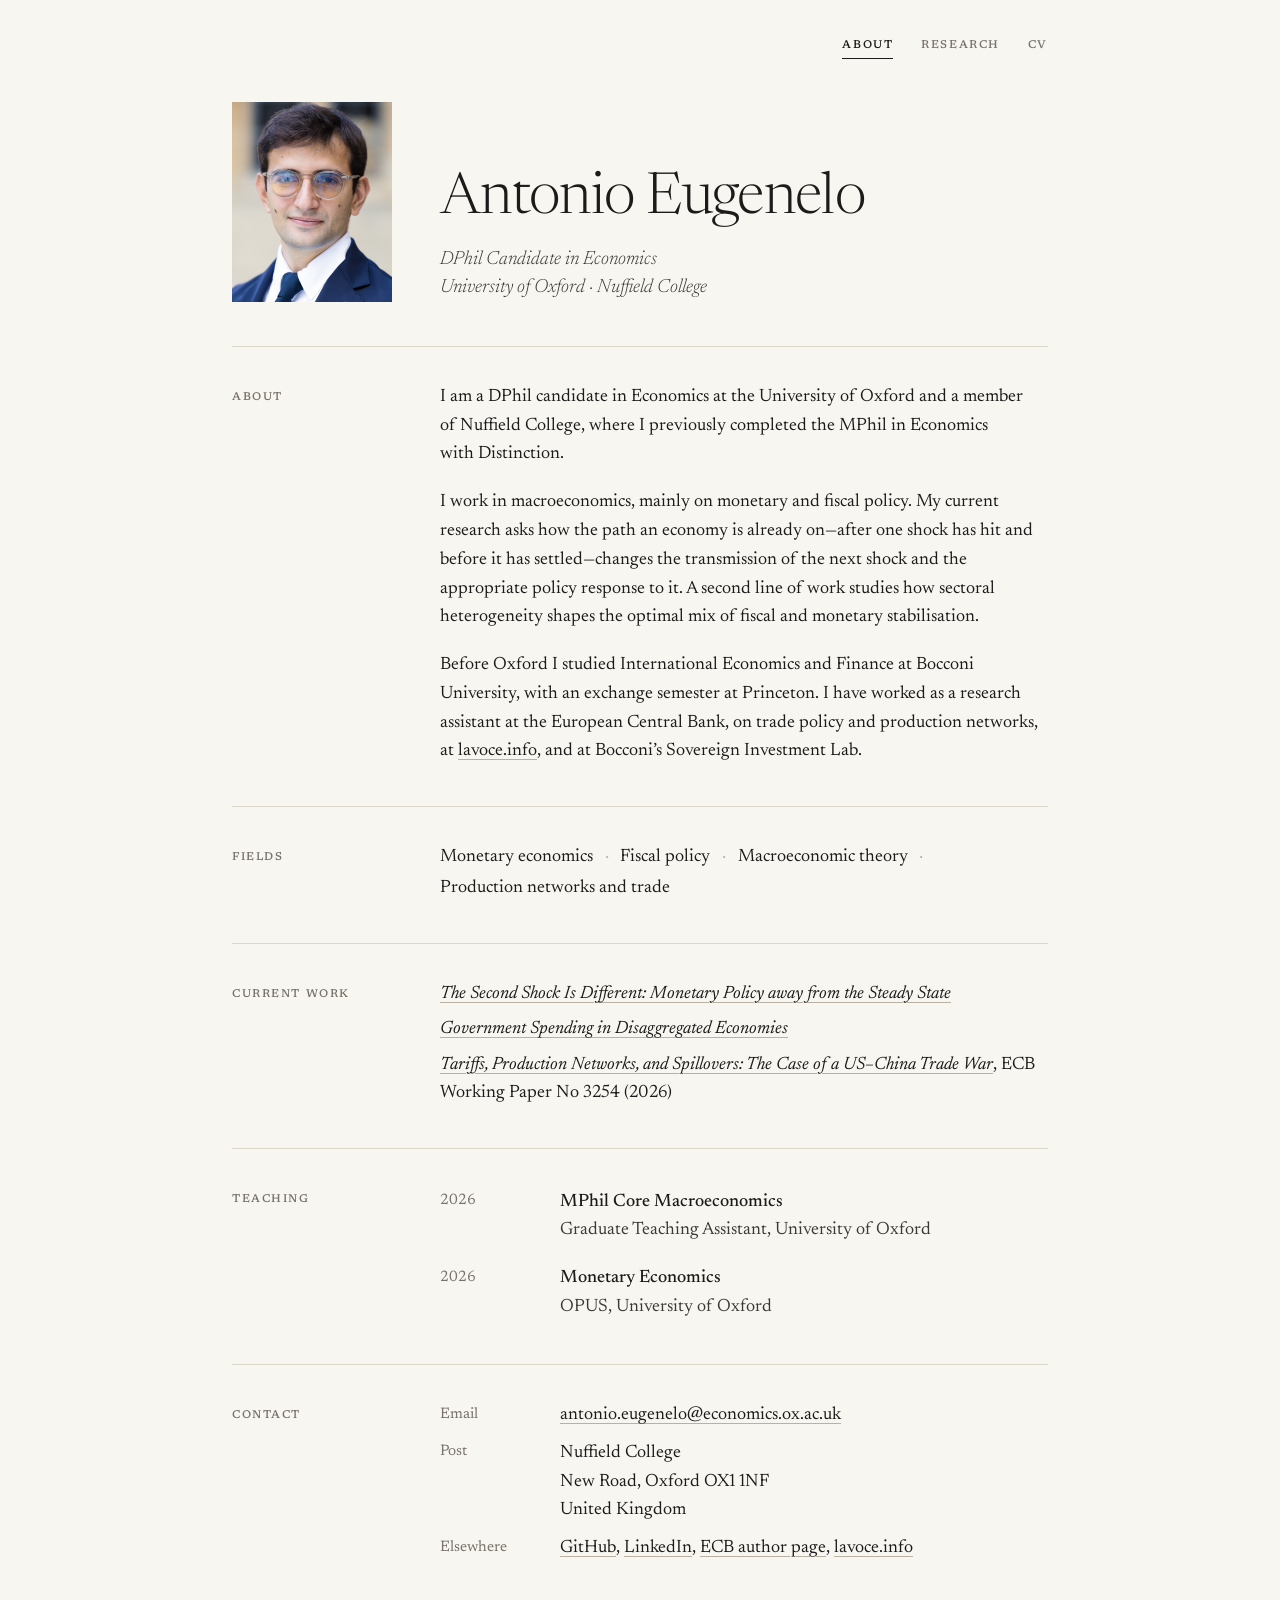
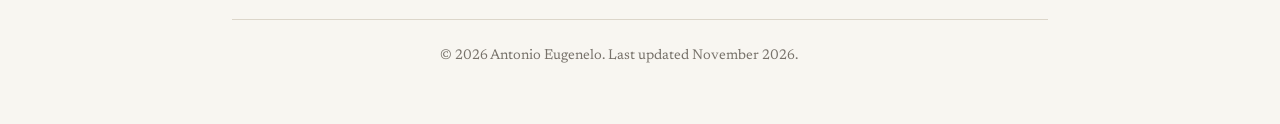
<file: index.html>
<!doctype html>
<html lang="en">
<head>
  <meta charset="utf-8">
  <meta name="viewport" content="width=device-width, initial-scale=1">
  <title>Antonio Eugenelo · Economics, University of Oxford</title>
  <meta name="description" content="Antonio Eugenelo is a DPhil candidate in Economics at the University of Oxford and Nuffield College, working on monetary and fiscal policy.">
  <meta name="author" content="Antonio Eugenelo">
  <meta property="og:title" content="Antonio Eugenelo">
  <meta property="og:description" content="DPhil candidate in Economics, University of Oxford (Nuffield College). Monetary and fiscal policy.">
  <meta property="og:type" content="website">
  <link rel="icon" href="assets/img/favicon.svg" type="image/svg+xml">
  <link rel="preconnect" href="https://fonts.googleapis.com">
  <link rel="preconnect" href="https://fonts.gstatic.com" crossorigin>
  <link rel="stylesheet" href="https://fonts.googleapis.com/css2?family=Newsreader:ital,opsz,wght@0,6..72,300..600;1,6..72,300..600&display=swap">
  <link rel="stylesheet" href="assets/css/style.css">
  <script>document.documentElement.classList.add("js")</script>
</head>
<body>
  <a class="skip" href="#main">Skip to content</a>

  <div class="page">
    <header class="site-header">
      <a class="home-link" href="./" aria-current="page">Antonio Eugenelo</a>
      <nav class="site-nav" aria-label="Main">
        <a href="./" aria-current="page">About</a>
        <a href="research.html">Research</a>
        <a href="cv.html">CV</a>
      </nav>
    </header>

    <main id="main">
      <div class="row masthead">
        <div class="label">
          <figure class="portrait">
            <picture>
              <img src="assets/img/portrait.jpg" width="640" height="800" alt="Portrait of Antonio Eugenelo">
            </picture>
          </figure>
        </div>
        <div>
          <h1>Antonio Eugenelo</h1>
          <p class="role">DPhil Candidate in Economics<br>University of Oxford &middot; Nuffield College</p>

        </div>
      </div>

      <section class="row section" aria-labelledby="about">
        <h2 class="label" id="about">About</h2>
        <div class="body">
          <p>I am a DPhil candidate in Economics at the University of Oxford and a member of Nuffield College, where I previously completed the MPhil in Economics with Distinction.</p>
          <p>I work in macroeconomics, mainly on monetary and fiscal policy. My current research asks how the path an economy is already on&mdash;after one shock has hit and before it has settled&mdash;changes the transmission of the next shock and the appropriate policy response to it. A second line of work studies how sectoral heterogeneity shapes the optimal mix of fiscal and monetary stabilisation.</p>
          <p>Before Oxford I studied International Economics and Finance at Bocconi University, with an exchange semester at Princeton. I have worked as a research assistant at the European Central Bank, on trade policy and production networks, at <a href="https://lavoce.info/">lavoce.info</a>, and at Bocconi&rsquo;s Sovereign Investment Lab.</p>
        </div>
      </section>

      <section class="row section" aria-labelledby="interests">
        <h2 class="label" id="interests">Fields</h2>
        <div class="body">
          <ul class="interests">
            <li>Monetary economics</li>
            <li>Fiscal policy</li>
            <li>Macroeconomic theory</li>
            <li>Production networks and trade</li>
          </ul>
        </div>
      </section>

      <section class="row section" aria-labelledby="current">
        <h2 class="label" id="current">Current work</h2>
        <div class="body">
          <ul class="plain">
            <li><a href="research.html#sequential-shocks"><em>The Second Shock Is Different: Monetary Policy away from the Steady State</em></a></li>
            <li><a href="research.html#government-spending"><em>Government Spending in Disaggregated Economies</em></a></li>
            <li><a href="research.html#tariffs"><em>Tariffs, Production Networks, and Spillovers: The Case of a US&ndash;China Trade War</em></a>, ECB Working Paper No&nbsp;3254 (2026)</li>
          </ul>
        </div>
      </section>

      <section class="row section" aria-labelledby="teaching">
        <h2 class="label" id="teaching">Teaching</h2>
        <div class="body">
          <ul class="entries">
            <li class="entry">
              <span class="when">2026</span>
              <div class="what">
                <p class="title">MPhil Core Macroeconomics</p>
                <p class="note">Graduate Teaching Assistant, University of Oxford</p>
              </div>
            </li>
            <li class="entry">
              <span class="when">2026</span>
              <div class="what">
                <p class="title">Monetary Economics</p>
                <p class="note">OPUS, University of Oxford</p>
              </div>
            </li>
          </ul>
        </div>
      </section>

      <section class="row section" aria-labelledby="contact">
        <h2 class="label" id="contact">Contact</h2>
        <div class="body">
          <dl class="contact">
            <dt>Email</dt>
            <dd><a href="mailto:antonio.eugenelo@economics.ox.ac.uk">antonio.eugenelo@economics.ox.ac.uk</a></dd>
            <dt>Post</dt>
            <dd><address>Nuffield College<br>New Road, Oxford OX1 1NF<br>United Kingdom</address></dd>
            <dt>Elsewhere</dt>
            <dd>
              <a href="https://github.com/AntonioEugenelo">GitHub</a>,
              <a href="https://www.linkedin.com/in/antonio-eugenelo">LinkedIn</a>,
              <a href="https://www.ecb.europa.eu/pub/research/authors/profiles/antonio-eugenelo.en.html">ECB author page</a>,
              <a href="https://lavoce.info/archives/author/antonio-eugenelo/">lavoce.info</a>
            </dd>
          </dl>
        </div>
      </section>
    </main>

    <footer class="row site-footer">
      <div></div>
      <p>&copy; 2026 Antonio Eugenelo. Last updated November 2026.</p>
    </footer>
  </div>

  <script src="assets/js/site.js" defer></script>
</body>
</html>
</file>
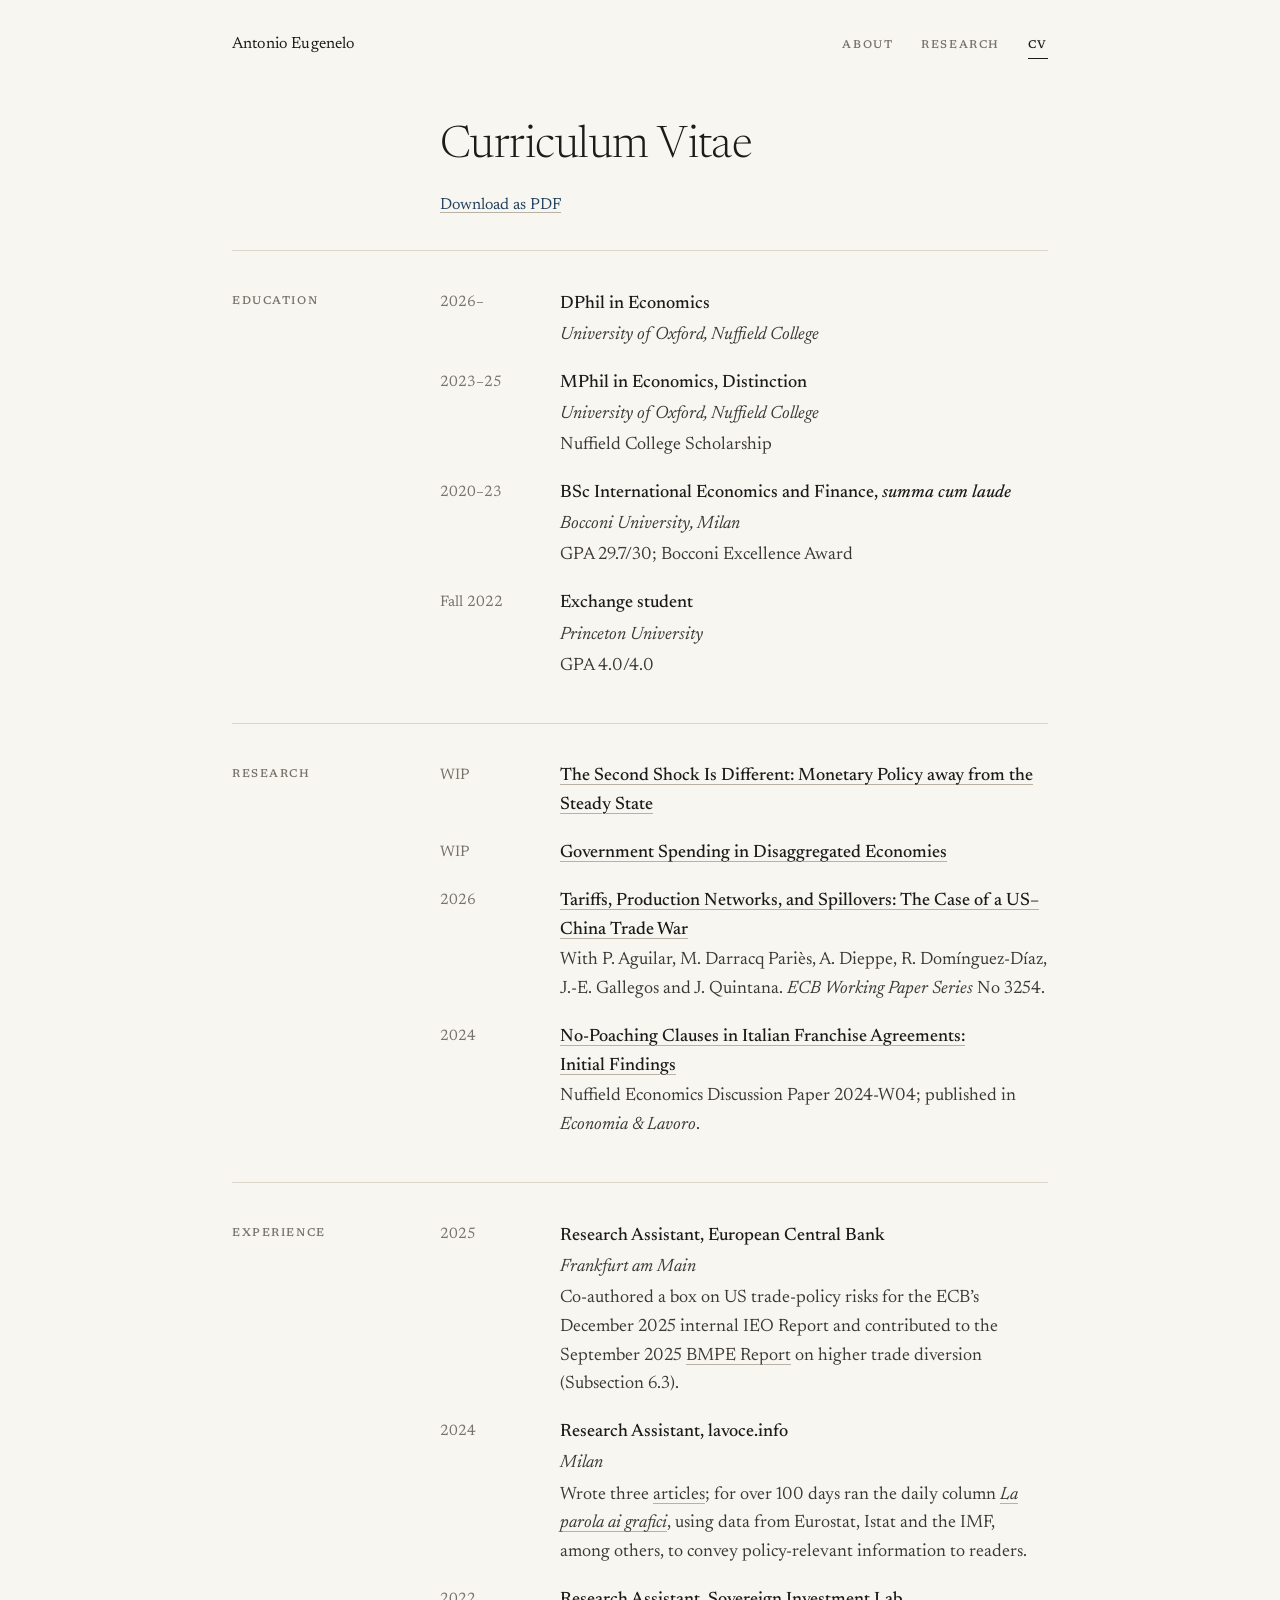
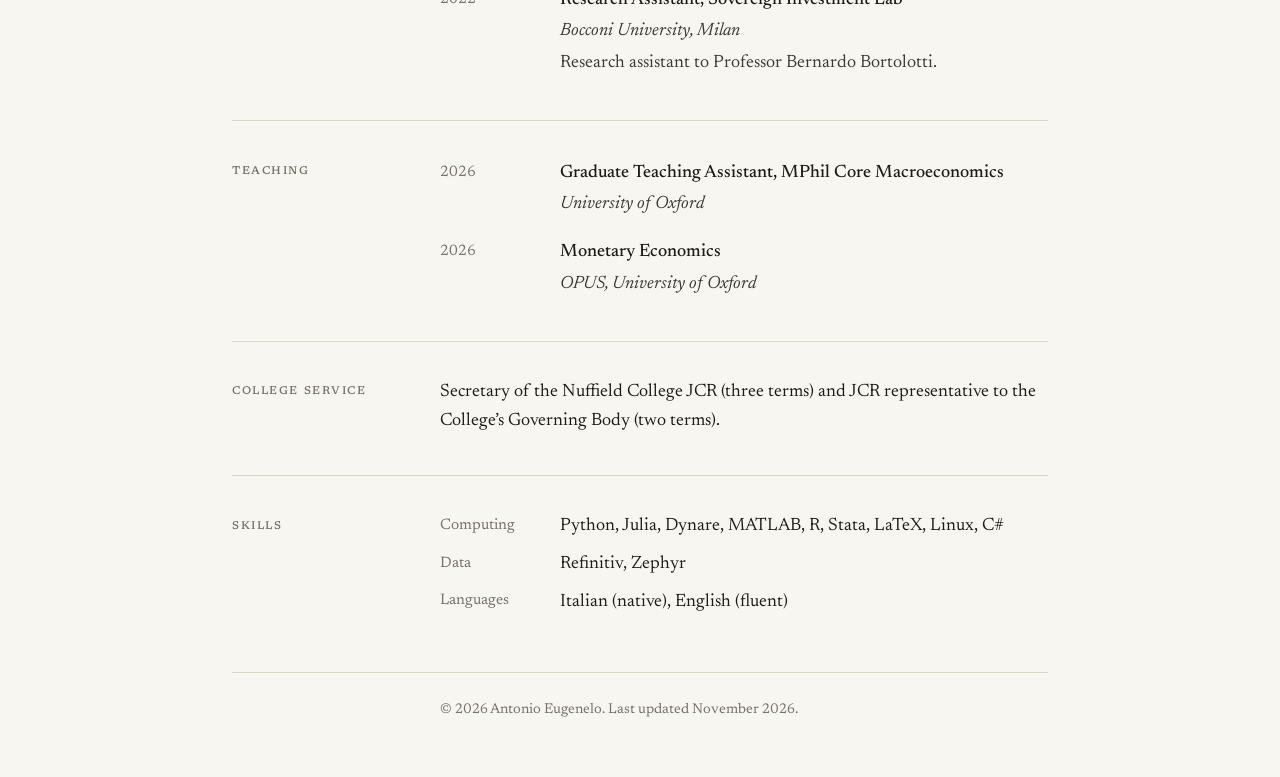
<file: cv.html>
<!doctype html>
<html lang="en">
<head>
  <meta charset="utf-8">
  <meta name="viewport" content="width=device-width, initial-scale=1">
  <title>CV · Antonio Eugenelo</title>
  <meta name="description" content="Curriculum vitae of Antonio Eugenelo, DPhil candidate in Economics at the University of Oxford.">
  <meta name="author" content="Antonio Eugenelo">
  <link rel="icon" href="assets/img/favicon.svg" type="image/svg+xml">
  <link rel="preconnect" href="https://fonts.googleapis.com">
  <link rel="preconnect" href="https://fonts.gstatic.com" crossorigin>
  <link rel="stylesheet" href="https://fonts.googleapis.com/css2?family=Newsreader:ital,opsz,wght@0,6..72,300..600;1,6..72,300..600&display=swap">
  <link rel="stylesheet" href="assets/css/style.css">
  <script>document.documentElement.classList.add("js")</script>
</head>
<body>
  <a class="skip" href="#main">Skip to content</a>

  <div class="page">
    <header class="site-header">
      <a class="home-link" href="./">Antonio Eugenelo</a>
      <nav class="site-nav" aria-label="Main">
        <a href="./">About</a>
        <a href="research.html">Research</a>
        <a href="cv.html" aria-current="page">CV</a>
      </nav>
    </header>

    <main id="main" class="cv">
      <div class="row masthead inner">
        <div class="label"></div>
        <div>
          <h1>Curriculum Vitae</h1>
          <p class="cv-download"><a href="assets/files/Antonio_Eugenelo_CV.pdf">Download as PDF</a></p>
        </div>
      </div>

      <section class="row section" aria-labelledby="cv-education">
        <h2 class="label" id="cv-education">Education</h2>
        <div class="body">
          <ul class="entries">
            <li class="entry">
              <span class="when">2026&ndash;</span>
              <div class="what">
                <p class="title">DPhil in Economics</p>
                <p class="place">University of Oxford, Nuffield College</p>
              </div>
            </li>
            <li class="entry">
              <span class="when">2023&ndash;25</span>
              <div class="what">
                <p class="title">MPhil in Economics, Distinction</p>
                <p class="place">University of Oxford, Nuffield College</p>
                <p class="note">Nuffield College Scholarship</p>
              </div>
            </li>
            <li class="entry">
              <span class="when">2020&ndash;23</span>
              <div class="what">
                <p class="title">BSc International Economics and Finance, <em>summa cum laude</em></p>
                <p class="place">Bocconi University, Milan</p>
                <p class="note">GPA 29.7/30; Bocconi Excellence Award</p>
              </div>
            </li>
            <li class="entry">
              <span class="when">Fall 2022</span>
              <div class="what">
                <p class="title">Exchange student</p>
                <p class="place">Princeton University</p>
                <p class="note">GPA 4.0/4.0</p>
              </div>
            </li>
          </ul>
        </div>
      </section>

      <section class="row section" aria-labelledby="cv-research">
        <h2 class="label" id="cv-research">Research</h2>
        <div class="body">
          <ul class="entries">
            <li class="entry">
              <span class="when">WIP</span>
              <div class="what">
                <p class="title"><a href="research.html#sequential-shocks">The Second Shock Is Different: Monetary Policy away from the Steady State</a></p>
              </div>
            </li>
            <li class="entry">
              <span class="when">WIP</span>
              <div class="what">
                <p class="title"><a href="research.html#government-spending">Government Spending in Disaggregated Economies</a></p>
              </div>
            </li>
            <li class="entry">
              <span class="when">2026</span>
              <div class="what">
                <p class="title"><a href="research.html#tariffs">Tariffs, Production Networks, and Spillovers: The Case of a US&ndash;China Trade War</a></p>
                <p class="note">With P.&nbsp;Aguilar, M.&nbsp;Darracq Pari&egrave;s, A.&nbsp;Dieppe, R.&nbsp;Dom&iacute;nguez-D&iacute;az, J.-E.&nbsp;Gallegos and J.&nbsp;Quintana. <em>ECB Working Paper Series</em> No&nbsp;3254.</p>
              </div>
            </li>
            <li class="entry">
              <span class="when">2024</span>
              <div class="what">
                <p class="title"><a href="research.html#no-poaching">No-Poaching Clauses in Italian Franchise Agreements: Initial Findings</a></p>
                <p class="note">Nuffield Economics Discussion Paper 2024-W04; published in <em>Economia &amp; Lavoro</em>.</p>
              </div>
            </li>
          </ul>
        </div>
      </section>

      <section class="row section" aria-labelledby="cv-experience">
        <h2 class="label" id="cv-experience">Experience</h2>
        <div class="body">
          <ul class="entries">
            <li class="entry">
              <span class="when">2025</span>
              <div class="what">
                <p class="title">Research Assistant, European Central Bank</p>
                <p class="place">Frankfurt am Main</p>
                <p class="note">Co-authored a box on US trade-policy risks for the ECB&rsquo;s December 2025 internal IEO Report and contributed to the September 2025 <a href="https://www.ecb.europa.eu/pub/projections/html/index.en.html">BMPE Report</a> on higher trade diversion (Subsection 6.3).</p>
              </div>
            </li>
            <li class="entry">
              <span class="when">2024</span>
              <div class="what">
                <p class="title">Research Assistant, lavoce.info</p>
                <p class="place">Milan</p>
                <p class="note">Wrote three <a href="https://lavoce.info/archives/author/antonio-eugenelo/">articles</a>; for over 100 days ran the daily column <a href="https://lavoce.info/la-parola-ai-grafici/"><em lang="it">La parola ai grafici</em></a>, using data from Eurostat, Istat and the IMF, among others, to convey policy-relevant information to readers.</p>
              </div>
            </li>
            <li class="entry">
              <span class="when">2022</span>
              <div class="what">
                <p class="title">Research Assistant, Sovereign Investment Lab</p>
                <p class="place">Bocconi University, Milan</p>
                <p class="note">Research assistant to Professor Bernardo Bortolotti.</p>
              </div>
            </li>
          </ul>
        </div>
      </section>

      <section class="row section" aria-labelledby="cv-teaching">
        <h2 class="label" id="cv-teaching">Teaching</h2>
        <div class="body">
          <ul class="entries">
            <li class="entry">
              <span class="when">2026</span>
              <div class="what">
                <p class="title">Graduate Teaching Assistant, MPhil Core Macroeconomics</p>
                <p class="place">University of Oxford</p>
              </div>
            </li>
            <li class="entry">
              <span class="when">2026</span>
              <div class="what">
                <p class="title">Monetary Economics</p>
                <p class="place">OPUS, University of Oxford</p>
              </div>
            </li>
          </ul>
        </div>
      </section>

      <section class="row section" aria-labelledby="cv-service">
        <h2 class="label" id="cv-service">College service</h2>
        <div class="body">
          <p>Secretary of the Nuffield College JCR (three terms) and JCR representative to the College&rsquo;s Governing Body (two terms).</p>
        </div>
      </section>

      <section class="row section" aria-labelledby="cv-skills">
        <h2 class="label" id="cv-skills">Skills</h2>
        <div class="body">
          <dl class="contact">
            <dt>Computing</dt>
            <dd>Python, Julia, Dynare, MATLAB, R, Stata, LaTeX, Linux, C#</dd>
            <dt>Data</dt>
            <dd>Refinitiv, Zephyr</dd>
            <dt>Languages</dt>
            <dd>Italian (native), English (fluent)</dd>
          </dl>
        </div>
      </section>
    </main>

    <footer class="row site-footer">
      <div></div>
      <p>&copy; 2026 Antonio Eugenelo. Last updated November 2026.</p>
    </footer>
  </div>

  <script src="assets/js/site.js" defer></script>
</body>
</html>
</file>
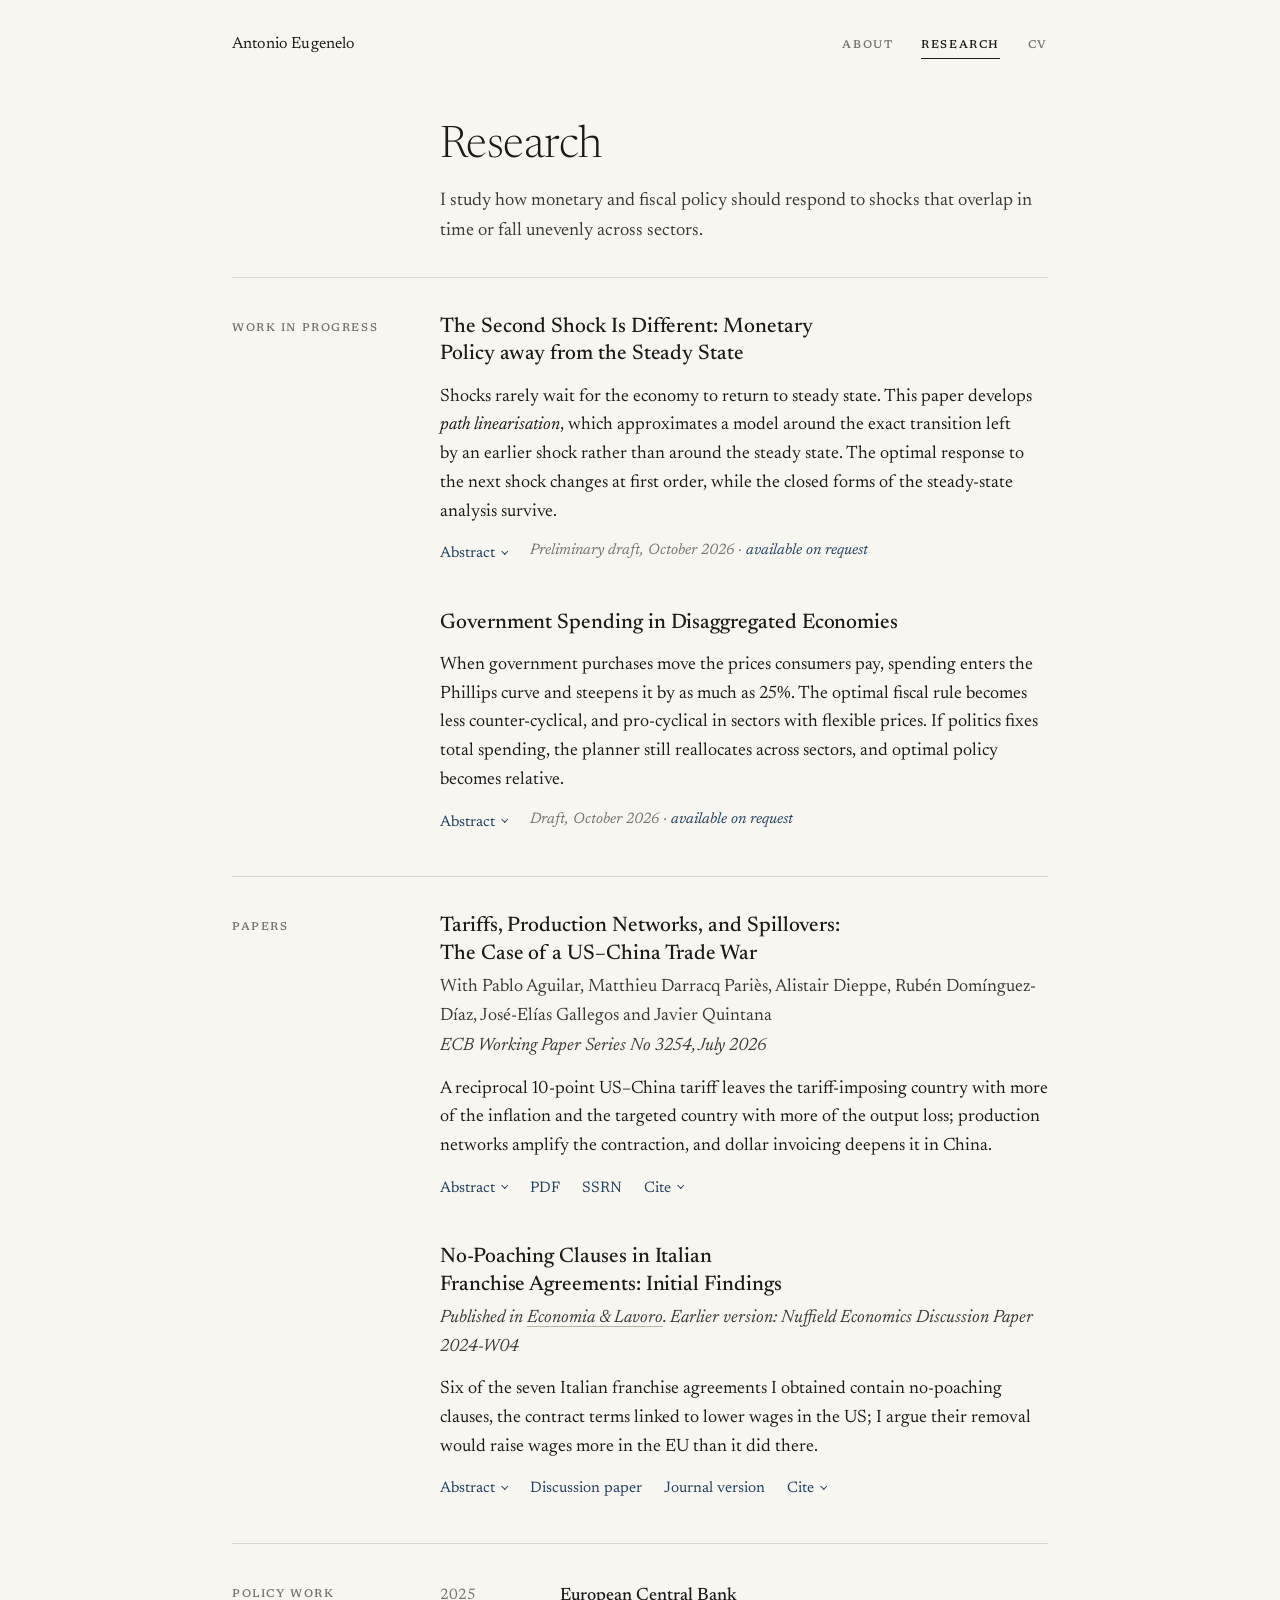
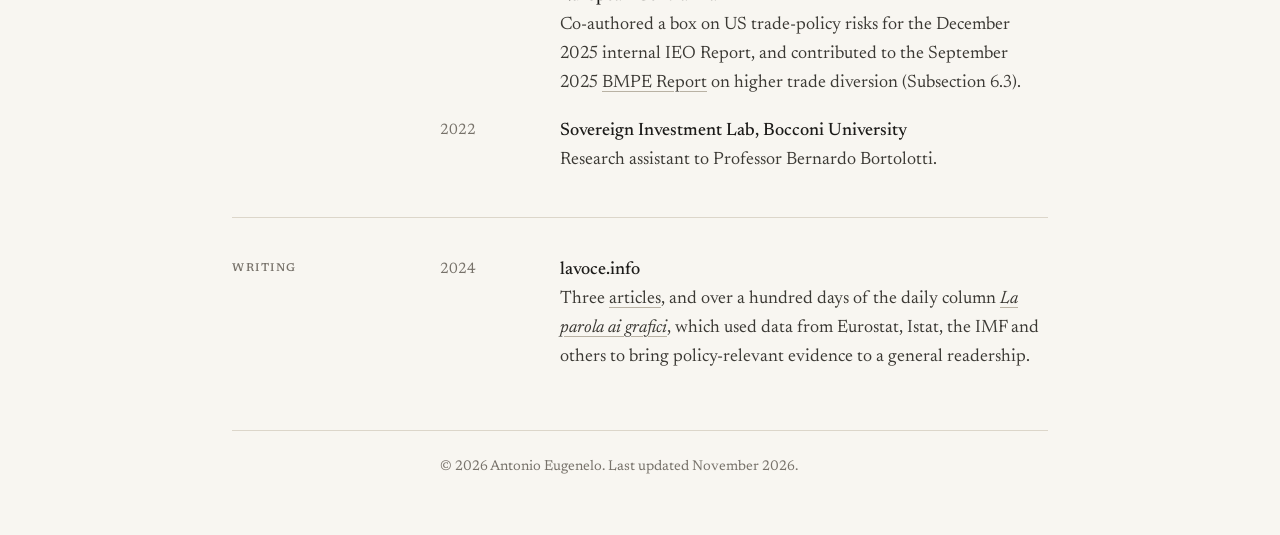
<file: research.html>
<!doctype html>
<html lang="en">
<head>
  <meta charset="utf-8">
  <meta name="viewport" content="width=device-width, initial-scale=1">
  <title>Research · Antonio Eugenelo</title>
  <meta name="description" content="Research by Antonio Eugenelo on monetary policy after sequential shocks, government spending in multi-sector economies, tariffs and production networks, and no-poaching clauses.">
  <meta name="author" content="Antonio Eugenelo">
  <link rel="icon" href="assets/img/favicon.svg" type="image/svg+xml">
  <link rel="preconnect" href="https://fonts.googleapis.com">
  <link rel="preconnect" href="https://fonts.gstatic.com" crossorigin>
  <link rel="stylesheet" href="https://fonts.googleapis.com/css2?family=Newsreader:ital,opsz,wght@0,6..72,300..600;1,6..72,300..600&display=swap">
  <link rel="stylesheet" href="assets/css/style.css">
  <script>document.documentElement.classList.add("js")</script>
</head>
<body>
  <a class="skip" href="#main">Skip to content</a>

  <div class="page">
    <header class="site-header">
      <a class="home-link" href="./">Antonio Eugenelo</a>
      <nav class="site-nav" aria-label="Main">
        <a href="./">About</a>
        <a href="research.html" aria-current="page">Research</a>
        <a href="cv.html">CV</a>
      </nav>
    </header>

    <main id="main">
      <div class="row masthead inner">
        <div class="label"></div>
        <div>
          <h1>Research</h1>
          <p class="standfirst">I study how monetary and fiscal policy should respond to shocks that overlap in time or fall unevenly across sectors.</p>
        </div>
      </div>

      <!-- ============================================================ -->
      <section class="row section" aria-labelledby="in-progress">
        <h2 class="label" id="in-progress">Work in progress</h2>
        <div class="body">

          <article class="paper" id="sequential-shocks">
            <h3>The Second Shock Is Different: Monetary Policy away from the Steady State</h3>
            <p class="summary">Shocks rarely wait for the economy to return to steady state. This paper develops <em>path linearisation</em>, which approximates a model around the exact transition left by an earlier shock rather than around the steady state. The optimal response to the next shock changes at first order, while the closed forms of the steady-state analysis survive.</p>

            <ul class="actions">
              <li><button type="button" data-toggle aria-expanded="false" aria-controls="abs-sequential">Abstract</button></li>
              <li class="status">Preliminary draft, October 2026 &middot; <a href="mailto:antonio.eugenelo@economics.ox.ac.uk?subject=Draft%20request%3A%20The%20Second%20Shock%20Is%20Different">available on request</a></li>
            </ul>
            <div class="panel" id="abs-sequential">
              <div class="panel-inner">
                <div class="panel-content">
                  <p>How should monetary policy respond to an inflationary shock that arrives while the economy is still adjusting to an earlier one? Linearising around the steady state answers as if the economy started from rest. We instead linearise around the exact transition caused by the first shock, an approach we call path linearisation: once that path is solved exactly, every further shock is a linear problem with time-varying coefficients. Along a Ramsey transition the linear welfare terms cancel, leaving a time-varying linear&ndash;quadratic problem that keeps the closed forms of the steady-state analysis.</p>
                  <p>The policy recommendation, however, changes at first order: in a New Keynesian model with capital the planner raises the rate on impact by half as much again as the steady-state approximation implies, while in the Iacoviello (2005) model it cuts the rate by about 13 basis points where the approximation leaves it unchanged, and path linearisation stays within a basis point of the nonlinear response throughout. The tractability of the framework lets us trace the difference to two channels: the first shock leaves output below its efficient level, where output is worth more than the hours it costs, so that a second cost-push shock, by making output more inflationary, lowers the planner&rsquo;s output target; and, where the planner lets inflation stay high, inflation along the path changes the coefficients of the Phillips curve.</p>
                </div>
              </div>
            </div>
          </article>

          <article class="paper" id="government-spending">
            <h3>Government Spending in Disaggregated Economies</h3>
            <p class="summary">When government purchases move the prices consumers pay, spending enters the Phillips curve and steepens it by as much as 25%. The optimal fiscal rule becomes less counter-cyclical, and pro-cyclical in sectors with flexible prices. If politics fixes total spending, the planner still reallocates across sectors, and optimal policy becomes relative.</p>

            <ul class="actions">
              <li><button type="button" data-toggle aria-expanded="false" aria-controls="abs-government">Abstract</button></li>
              <li class="status">Draft, October 2026 &middot; <a href="mailto:antonio.eugenelo@economics.ox.ac.uk?subject=Draft%20request%3A%20Government%20Spending%20in%20Disaggregated%20Economies">available on request</a></li>
            </ul>
            <div class="panel" id="abs-government">
              <div class="panel-inner">
                <div class="panel-content">
                  <p>Effective stabilisation of asymmetric shocks requires understanding the sectoral dynamics through which fiscal and monetary policies transmit in disaggregated economies. Multi-sector New-Keynesian frameworks are well suited to this task, yet they often rely on two restrictive assumptions that this paper relaxes. First, government demand does not enter firms&rsquo; consumer-price-setting problem; we drop this assumption by setting a pass-through parameter &kappa;&nbsp;&isin;&nbsp;[0,&nbsp;1], nesting the original framework at &kappa;&nbsp;=&nbsp;0. Second, government spending at both the aggregate and sectoral level is entirely under the planner&rsquo;s control; we assume that the aggregate volume of government goods is exogenously set, reflecting political constraints, while the planner can flexibly allocate spending across sectors.</p>
                  <p>Allowing for pass-through of government demand on consumer prices introduces government spending into the Phillips curve and steepens its slope by as much as 25%. The optimal fiscal rule becomes less counter-cyclical and turns pro-cyclical in sectors with high price flexibility. Assuming an exogenously set aggregate government good provision, optimal fiscal policy is characterised by relative (rather than absolute) sectoral interventions. Our results underscore the critical roles of government demand pass-through to prices and politically set aggregate government good provision in shaping optimal fiscal policy.</p>
                </div>
              </div>
            </div>
          </article>

        </div>
      </section>

      <!-- ============================================================ -->
      <section class="row section" aria-labelledby="papers">
        <h2 class="label" id="papers">Papers</h2>
        <div class="body">

          <article class="paper" id="tariffs">
            <h3>Tariffs, Production Networks, and Spillovers: The Case of a US&ndash;China Trade War</h3>
            <p class="byline">With Pablo Aguilar, Matthieu Darracq Pari&egrave;s, Alistair Dieppe, Rub&eacute;n Dom&iacute;nguez-D&iacute;az, Jos&eacute;-El&iacute;as Gallegos and Javier Quintana</p>
            <p class="venue">ECB Working Paper Series No&nbsp;3254, July 2026</p>
            <p class="summary">A reciprocal 10-point US&ndash;China tariff leaves the tariff-imposing country with more of the inflation and the targeted country with more of the output loss; production networks amplify the contraction, and dollar invoicing deepens it in China.</p>

            <ul class="actions">
              <li><button type="button" data-toggle aria-expanded="false" aria-controls="abs-tariffs">Abstract</button></li>
              <li><a href="https://www.ecb.europa.eu/pub/pdf/scpwps/ecb.wp3254~34fda3bdcc.en.pdf">PDF</a></li>
              <li><a href="https://dx.doi.org/10.2139/ssrn.7120731">SSRN</a></li>
              <li><button type="button" data-toggle aria-expanded="false" aria-controls="cite-tariffs">Cite</button></li>
            </ul>
            <div class="panel" id="abs-tariffs">
              <div class="panel-inner">
                <div class="panel-content">
                  <p>We study the short-run macroeconomic transmission of a US&ndash;China tariff war in an open economy multi-sector New Keynesian model with input&ndash;output linkages, sectoral nominal rigidities, and heterogeneous currency invoicing. A reciprocal 10 percentage-point tariff increase generates asymmetric incidence: the tariff-imposing country bears more of the inflationary burden, while the targeted country experiences the larger output contraction. Production networks amplify this contraction by propagating the shock beyond the directly tariffed bilateral margin. Currency invoicing further shapes transmission. Under heterogeneous invoicing, dollar-priced border prices weaken the expenditure-switching role of exchange rates, deepening the contraction in China relative to producer-currency pricing and altering third-country spillovers. The EA response is small in the aggregate, but only because positive trade-diversion margins are offset by weaker demand from China and multilateral adjustments.</p>
                  <p>We then exploit the model&rsquo;s sectoral structure by imposing tariffs on one Chinese sector at a time. Sectoral incidence is highly concentrated, but aggregate effects cannot be inferred from the directly tariffed sector alone: domestic propagation offsets own-sector gains in the US, reinforces own-sector losses in China, and leaves the EA as a net object shaped by opposing trade margins. The results show that tariff incidence depends jointly on where the tariff lands, how the shock propagates through production networks, and how invoicing governs border-price adjustment. A framework that combines these margins delivers a materially different assessment from one built on bilateral trade shares alone.</p>
                </div>
              </div>
            </div>
            <div class="panel" id="cite-tariffs">
              <div class="panel-inner">
                <div class="panel-content bibtex">
<pre>@techreport{aguilar2026tariffs,
  title       = {Tariffs, Production Networks, and Spillovers:
                 The Case of a {US}--{China} Trade War},
  author      = {Aguilar, Pablo and Darracq Pari{\`e}s, Matthieu and
                 Dieppe, Alistair and Dom{\'i}nguez-D{\'i}az, Rub{\'e}n and
                 Eugenelo, Antonio and Gallegos, Jos{\'e}-El{\'i}as and
                 Quintana, Javier},
  institution = {European Central Bank},
  type        = {Working Paper Series},
  number      = {3254},
  year        = {2026},
  doi         = {10.2139/ssrn.7120731}
}</pre>
                  <button type="button" class="copy">Copy BibTeX</button>
                </div>
              </div>
            </div>
          </article>

          <article class="paper" id="no-poaching">
            <h3>No-Poaching Clauses in Italian Franchise Agreements: Initial Findings</h3>
            <p class="venue">Published in <a href="https://www.rivisteweb.it/download/article/10.7384/114169">Economia &amp; Lavoro</a>. Earlier version: Nuffield Economics Discussion Paper 2024-W04</p>
            <p class="summary">Six of the seven Italian franchise agreements I obtained contain no-poaching clauses, the contract terms linked to lower wages in the US; I argue their removal would raise wages more in the EU than it did there.</p>

            <ul class="actions">
              <li><button type="button" data-toggle aria-expanded="false" aria-controls="abs-npc">Abstract</button></li>
              <li><a href="https://www.nuffield.ox.ac.uk/economics/Papers/2024/2024-W04_NPCs_in_Italian_Franchise_Agreements.pdf">Discussion paper</a></li>
              <li><a href="https://www.rivisteweb.it/download/article/10.7384/114169">Journal version</a></li>
              <li><button type="button" data-toggle aria-expanded="false" aria-controls="cite-npc">Cite</button></li>
            </ul>
            <div class="panel" id="abs-npc">
              <div class="panel-inner">
                <div class="panel-content">
                  <p>In 2017, following a paper by Ashenfelter and Krueger, No-Poaching Clauses (NPCs) in the Quick Service Restaurant Industry rose to the centre of the US Antitrust debate. Several papers have since estimated a significant negative impact of NPCs on wages. The debate on such clauses has yet to reach the EU, mainly due to a lack of evidence of their existence. A &ldquo;civic access&rdquo; to documents used in a legal proceeding allowed the acquisition of seven Italian franchise agreements entered into by a major international franchisor, six of which clearly enforce NPCs. This article discusses the main features and governance implications of these agreements, analyses the differences between EU and US competition case law and labour markets, and argues that NPC removal would raise wages in the EU more than it did in the US.</p>
                </div>
              </div>
            </div>
            <div class="panel" id="cite-npc">
              <div class="panel-inner">
                <div class="panel-content bibtex">
<pre>@techreport{eugenelo2024noPoaching,
  title       = {No-Poaching Clauses in Italian Franchise Agreements:
                 Initial Findings},
  author      = {Eugenelo, Antonio},
  institution = {Nuffield College, University of Oxford},
  type        = {Nuffield Economics Discussion Paper},
  number      = {2024-W04},
  year        = {2024}
}</pre>
                  <button type="button" class="copy">Copy BibTeX</button>
                </div>
              </div>
            </div>
          </article>

        </div>
      </section>

      <!-- ============================================================ -->
      <section class="row section" aria-labelledby="policy">
        <h2 class="label" id="policy">Policy work</h2>
        <div class="body">
          <ul class="entries">
            <li class="entry">
              <span class="when">2025</span>
              <div class="what">
                <p class="title">European Central Bank</p>
                <p class="note">Co-authored a box on US trade-policy risks for the December 2025 internal IEO Report, and contributed to the September 2025 <a href="https://www.ecb.europa.eu/pub/projections/html/index.en.html">BMPE Report</a> on higher trade diversion (Subsection 6.3).</p>
              </div>
            </li>
            <li class="entry">
              <span class="when">2022</span>
              <div class="what">
                <p class="title">Sovereign Investment Lab, Bocconi University</p>
                <p class="note">Research assistant to Professor Bernardo Bortolotti.</p>
              </div>
            </li>
          </ul>
        </div>
      </section>

      <!-- ============================================================ -->
      <section class="row section" aria-labelledby="writing">
        <h2 class="label" id="writing">Writing</h2>
        <div class="body">
          <ul class="entries">
            <li class="entry">
              <span class="when">2024</span>
              <div class="what">
                <p class="title">lavoce.info</p>
                <p class="note">Three <a href="https://lavoce.info/archives/author/antonio-eugenelo/">articles</a>, and over a hundred days of the daily column <a href="https://lavoce.info/la-parola-ai-grafici/"><em lang="it">La parola ai grafici</em></a>, which used data from Eurostat, Istat, the IMF and others to bring policy-relevant evidence to a general readership.</p>
              </div>
            </li>
          </ul>
        </div>
      </section>
    </main>

    <footer class="row site-footer">
      <div></div>
      <p>&copy; 2026 Antonio Eugenelo. Last updated November 2026.</p>
    </footer>
  </div>

  <script src="assets/js/site.js" defer></script>
</body>
</html>
</file>
<file: assets/css/style.css>
/* ------------------------------------------------------------------
   Antonio Eugenelo — personal site
   One typeface (Newsreader), one accent, a margin column for labels.
   ------------------------------------------------------------------ */

:root {
  --paper: #f8f6f1;
  --ink: #1c1b19;
  --ink-soft: #3b3934;
  --muted: #77726a;
  --rule: #dcd6ca;
  --rule-strong: #b9b2a4;
  --accent: #23415f;
  --accent-wash: #e6ebf0;

  --margin: 10rem;   /* label column */
  --gap: 3rem;
  --measure: 38rem;  /* reading column */

  --serif: "Newsreader", "Iowan Old Style", "Palatino Linotype", Palatino, Georgia, serif;

  color-scheme: light dark;
}

@media (prefers-color-scheme: dark) {
  :root {
    --paper: #161614;
    --ink: #e9e5dc;
    --ink-soft: #cdc8bd;
    --muted: #9a958b;
    --rule: #34322d;
    --rule-strong: #57534b;
    --accent: #a9c0d8;
    --accent-wash: #232b33;
  }
}

/* ---------- Base ---------- */

*, *::before, *::after { box-sizing: border-box; }

html {
  -webkit-text-size-adjust: 100%;
  text-size-adjust: 100%;
}

body {
  margin: 0;
  background: var(--paper);
  color: var(--ink);
  font-family: var(--serif);
  font-size: 1.125rem;
  line-height: 1.6;
  font-optical-sizing: auto;
  font-variant-numeric: oldstyle-nums proportional-nums;
  font-kerning: normal;
  -webkit-font-smoothing: antialiased;
  -moz-osx-font-smoothing: grayscale;
}

::selection { background: var(--accent-wash); color: var(--ink); }

p, li, dd, figcaption { text-wrap: pretty; }
h1, h2, h3 { text-wrap: balance; }

a {
  color: inherit;
  text-decoration-line: underline;
  text-decoration-thickness: 1px;
  text-decoration-color: var(--rule-strong);
  text-underline-offset: 0.2em;
  transition: color 0.15s ease, text-decoration-color 0.15s ease;
}
a:hover { color: var(--accent); text-decoration-color: currentColor; }

a:focus-visible,
button:focus-visible {
  outline: 1px solid var(--accent);
  outline-offset: 3px;
  border-radius: 1px;
}

em, i { font-style: italic; }

.skip {
  position: absolute;
  left: -999px;
  top: 0.5rem;
  background: var(--paper);
  padding: 0.25rem 0.5rem;
}
.skip:focus { left: 1rem; }

/* ---------- Page frame ---------- */

.page {
  max-width: calc(var(--margin) + var(--gap) + var(--measure) + 3rem);
  margin: 0 auto;
  padding: 0 1.5rem;
}

.row {
  display: grid;
  grid-template-columns: var(--margin) minmax(0, var(--measure));
  column-gap: var(--gap);
}

/* Small capitals set by hand: tracked uppercase at a reduced size. */
.label,
.site-nav a,
.kicker {
  font-size: 0.7rem;
  font-weight: 500;
  letter-spacing: 0.14em;
  text-transform: uppercase;
  font-variant-numeric: lining-nums;
}

.label {
  color: var(--muted);
  padding-top: 0.42rem;
  margin: 0;
  line-height: 1.4;
}

/* ---------- Header ---------- */

.site-header {
  display: flex;
  justify-content: space-between;
  align-items: baseline;
  gap: 1.5rem;
  padding: 2rem 0 0;
}

.site-header .home-link {
  font-size: 1rem;
  letter-spacing: 0.01em;
  text-decoration: none;
  color: var(--ink);
  white-space: nowrap;
}
.site-header .home-link:hover { color: var(--accent); }
.site-header .home-link[aria-current="page"] { visibility: hidden; }

.site-nav {
  display: flex;
  flex-wrap: wrap;
  align-items: baseline;
  gap: 1.75rem;
}
.site-nav a {
  color: var(--muted);
  text-decoration: none;
  padding-bottom: 0.2rem;
  border-bottom: 1px solid transparent;
}
.site-nav a:hover { color: var(--ink); }
.site-nav a[aria-current="page"] {
  color: var(--ink);
  border-bottom-color: var(--ink);
}

/* ---------- Masthead ---------- */

.masthead {
  padding: 2.25rem 0 2.75rem;
}
/* Name and role end level with the bottom of the portrait. */
.masthead > div:last-child { align-self: end; }

.masthead h1 {
  margin: 0;
  font-size: clamp(2.6rem, 6vw, 3.6rem);
  font-weight: 300;
  line-height: 1.05;
  letter-spacing: -0.012em;
}

.masthead .role {
  margin: 1rem 0 0;
  font-size: 1.2rem;
  font-style: italic;
  font-weight: 300;
  color: var(--ink-soft);
  line-height: 1.45;
}

.masthead.inner { padding: 4rem 0 2rem; }
.masthead.inner h1 { font-size: clamp(2.2rem, 5vw, 2.8rem); }
.masthead .standfirst {
  margin: 1rem 0 0;
  color: var(--ink-soft);
  font-size: 1.15rem;
}

.portrait {
  margin: 0;
}
.portrait img {
  display: block;
  width: 100%;
  height: auto;
  aspect-ratio: 4 / 5;
  object-fit: cover;
}

/* ---------- Sections ---------- */

.section {
  border-top: 1px solid var(--rule);
  padding: 2.25rem 0 2.5rem;
}

.section > .body > :first-child { margin-top: 0; }
.section > .body > :last-child { margin-bottom: 0; }

.body p { margin: 0 0 1.05em; }

.interests {
  list-style: none;
  padding: 0;
  margin: 0;
  display: flex;
  flex-wrap: wrap;
  gap: 0.15rem 0;
}
.interests li:not(:last-child)::after {
  content: "·";
  color: var(--rule-strong);
  margin: 0 0.65em;
}

/* Dated lists (teaching, experience, CV entries) */

.entries {
  list-style: none;
  margin: 0;
  padding: 0;
}
.entry {
  display: grid;
  grid-template-columns: 6.25rem minmax(0, 1fr);
  column-gap: 1.25rem;
  padding: 0.15rem 0;
}
.entry + .entry { margin-top: 0.9rem; }
.entry .when {
  color: var(--muted);
  font-size: 0.95rem;
  font-variant-numeric: lining-nums tabular-nums;
  padding-top: 0.12rem;
  white-space: nowrap;
}
.entry .what > * { margin: 0; }
.entry .title { font-weight: 500; }
.entry .note { color: var(--ink-soft); }
.entry .place { font-style: italic; color: var(--ink-soft); }

/* Contact */

.contact {
  margin: 0;
  display: grid;
  grid-template-columns: 6.25rem minmax(0, 1fr);
  column-gap: 1.25rem;
  row-gap: 0.55rem;
}
.contact dt { color: var(--muted); font-size: 0.95rem; padding-top: 0.1rem; }
.contact dd { margin: 0; min-width: 0; overflow-wrap: anywhere; }
.contact address { font-style: normal; }

/* ---------- Papers ---------- */

.paper + .paper {
  margin-top: 2.6rem;
}

.paper h3 {
  margin: 0;
  font-size: 1.32rem;
  font-weight: 500;
  line-height: 1.3;
  letter-spacing: -0.003em;
}

.paper .byline,
.paper .venue {
  margin: 0.3rem 0 0;
  color: var(--ink-soft);
}
.paper .venue { font-style: italic; }
.paper .byline + .venue { margin-top: 0.1rem; }

.paper .summary {
  margin: 0.85rem 0 0;
}

.actions {
  display: flex;
  flex-wrap: wrap;
  gap: 0.35rem 1.4rem;
  margin: 0.8rem 0 0;
  padding: 0;
  list-style: none;
}
.actions a,
.actions button {
  font: inherit;
  font-size: 0.95rem;
  color: var(--accent);
  background: none;
  border: 0;
  padding: 0;
  cursor: pointer;
  text-decoration-line: underline;
  text-decoration-thickness: 1px;
  text-decoration-color: transparent;
  text-underline-offset: 0.2em;
}
.actions a:hover,
.actions button:hover { text-decoration-color: currentColor; }
.actions .status {
  font-size: 0.95rem;
  font-style: italic;
  color: var(--muted);
}

.actions button::after {
  content: "";
  display: inline-block;
  width: 0.36em;
  height: 0.36em;
  margin-left: 0.45em;
  border-right: 1px solid currentColor;
  border-bottom: 1px solid currentColor;
  transform: translateY(-0.2em) rotate(45deg);
  transition: transform 0.2s ease;
}
.actions button[aria-expanded="true"]::after {
  transform: translateY(0.05em) rotate(-135deg);
}

/* Disclosure panels: open by default, collapsed once JS is present. */
.panel {
  display: grid;
  grid-template-rows: 1fr;
  transition: grid-template-rows 0.3s ease;
}
.panel > .panel-inner { overflow: hidden; }
.js .panel { grid-template-rows: 0fr; }
.js .panel > .panel-inner { visibility: hidden; transition: visibility 0s linear 0.3s; }
.js .panel.is-open { grid-template-rows: 1fr; }
.js .panel.is-open > .panel-inner { visibility: visible; transition: none; }

.panel-content {
  margin-top: 0.9rem;
  padding: 0.1rem 0 0.1rem 1.15rem;
  border-left: 1px solid var(--rule-strong);
  color: var(--ink-soft);
  font-size: 1.02rem;
}
.panel-content p { margin: 0 0 0.85em; }
.panel-content p:last-child { margin-bottom: 0; }

.bibtex {
  position: relative;
}
.bibtex pre {
  margin: 0;
  font-family: ui-monospace, "SFMono-Regular", Menlo, Consolas, monospace;
  font-size: 0.78rem;
  line-height: 1.55;
  white-space: pre-wrap;
  word-break: break-word;
  color: var(--ink-soft);
}
.bibtex .copy {
  margin-top: 0.6rem;
  font: inherit;
  font-size: 0.85rem;
  font-style: italic;
  color: var(--muted);
  background: none;
  border: 0;
  padding: 0;
  cursor: pointer;
}
.bibtex .copy:hover { color: var(--accent); }

/* ---------- CV page ---------- */

.cv-download {
  margin: 1.4rem 0 0;
  font-size: 1rem;
}
.cv-download a { color: var(--accent); }

.cv .entry .what p + p { margin-top: 0.15rem; }
.cv .entry .title + .note { margin-top: 0.1rem; }

.plain {
  margin: 0;
  padding: 0;
  list-style: none;
}
.plain li + li { margin-top: 0.4rem; }

/* ---------- Footer ---------- */

.site-footer {
  border-top: 1px solid var(--rule);
  margin-top: 1rem;
  padding: 1.6rem 0 3.5rem;
  font-size: 0.88rem;
  color: var(--muted);
}
.site-footer p { margin: 0; }
.site-footer a { text-decoration-color: var(--rule); }

/* ---------- Small screens ---------- */

@media (max-width: 54rem) {
  :root { --margin: 8rem; --gap: 2rem; }
}

@media (max-width: 44rem) {
  body { font-size: 1.0625rem; }

  .row {
    grid-template-columns: minmax(0, 1fr);
  }
  .label { padding-top: 0; margin-bottom: 1rem; }

  .masthead { padding: 3.5rem 0 2rem; }
  .masthead.inner { padding: 3rem 0 1.5rem; }

  .portrait { max-width: 9rem; margin: 0 0 1.75rem; }

  .site-header { padding-top: 1.4rem; flex-wrap: wrap; gap: 0.75rem; }
  .site-header .home-link[aria-current="page"] { display: none; }
  .site-nav { gap: 0.5rem 1.25rem; margin-left: auto; justify-content: flex-end; }

  .entry,
  .contact { grid-template-columns: 4.75rem minmax(0, 1fr); column-gap: 1rem; }
}

/* ---------- Print ---------- */

@media print {
  :root { --paper: #fff; --ink: #000; --muted: #444; --accent: #000; }
  body { font-size: 10.5pt; }
  .site-nav, .skip, .actions button, .bibtex .copy { display: none; }
  .js .panel { grid-template-rows: 1fr; }
  .js .panel > .panel-inner { visibility: visible; }
  .masthead { padding: 1rem 0; }
  a { text-decoration: none; }
}
</file>
